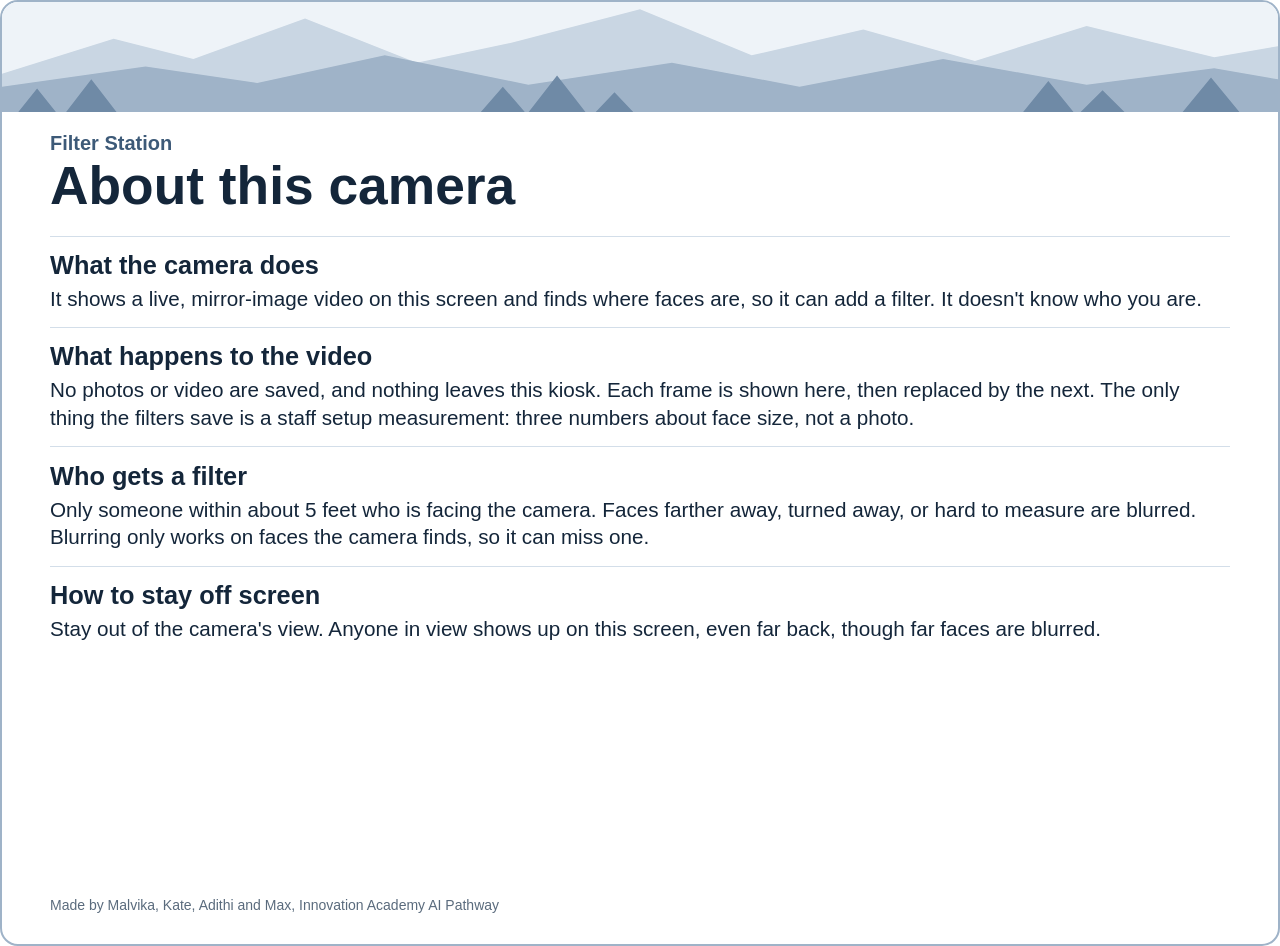
<file: filter-kiosk/sign/privacy_sign.html>
<!DOCTYPE html>
<html lang="en">
<head>
<meta charset="utf-8">
<title>Filter Station privacy sign</title>
<style>
@page { size: letter portrait; margin: 0.55in; }
* { box-sizing: border-box; }
body { margin: 0; color: #14263a; font-family: Arial, Helvetica, sans-serif; }
.sign { border: 2px solid #9fb3c8; border-radius: 18px; overflow: hidden; height: 9.85in; display: flex; flex-direction: column; }
.peaks { display: block; width: 100%; height: 1.15in; }
.body { padding: 0.2in 0.5in 0.3in; display: flex; flex-direction: column; flex: 1; }
.kiosk { font-size: 15pt; font-weight: 700; color: #3d5a78; }
h1 { font-size: 40pt; line-height: 1.05; margin: 0.04in 0 0.22in; }
section { padding: 0.15in 0; border-top: 1.5px solid #d3dee9; }
h2 { margin: 0 0 0.05in; font-size: 19pt; }
p { margin: 0; font-size: 15.5pt; line-height: 1.35; }
.foot { margin-top: auto; padding-top: 0.12in; font-size: 10.5pt; color: #5a6b7d; }
</style>
</head>
<body>
<div class="sign">
<svg class="peaks" viewBox="0 0 800 120" preserveAspectRatio="none" aria-hidden="true">
    <rect width="800" height="120" fill="#eef3f8"/>
    <path fill="#c9d6e3" d="M0,120 L0,78 L70,40 L120,62 L190,18 L260,66 L320,44 L400,8 L470,58 L540,30 L610,64 L680,26 L760,60 L800,48 L800,120 Z"/>
    <path fill="#9fb3c8" d="M0,120 L0,92 L90,70 L160,88 L240,58 L330,90 L420,66 L500,92 L590,62 L680,90 L760,72 L800,84 L800,120 Z"/>
    <path fill="#6f8aa6" d="M10,120 L22,94 L34,120 Z M40,120 L56,84 L72,120 Z M300,120 L314,92 L328,120 Z M330,120 L348,80 L366,120 Z M372,120 L384,98 L396,120 Z M640,120 L656,86 L672,120 Z M676,120 L690,96 L704,120 Z M740,120 L758,82 L776,120 Z"/>
  </svg>
  <div class="body">
  <div class="kiosk">Filter Station</div>
  <h1>About this camera</h1>
  <section>
    <h2>What the camera does</h2>
    <p>It shows a live, mirror-image video on this screen and finds where faces are, so it can add a filter. It doesn't know who you are.</p>
  </section>
  <section>
    <h2>What happens to the video</h2>
    <p>No photos or video are saved, and nothing leaves this kiosk. Each frame is shown here, then replaced by the next. The only thing the filters save is a staff setup measurement: three numbers about face size, not a photo.</p>
  </section>
  <section>
    <h2>Who gets a filter</h2>
    <p>Only someone within about 5 feet who is facing the camera. Faces farther away, turned away, or hard to measure are blurred. Blurring only works on faces the camera finds, so it can miss one.</p>
  </section>
  <section>
    <h2>How to stay off screen</h2>
    <p>Stay out of the camera's view. Anyone in view shows up on this screen, even far back, though far faces are blurred.</p>
  </section>
  <p class="foot">Made by Malvika, Kate, Adithi and Max, Innovation Academy AI Pathway</p>
  </div>
</div>
</body>
</html>
</file>
